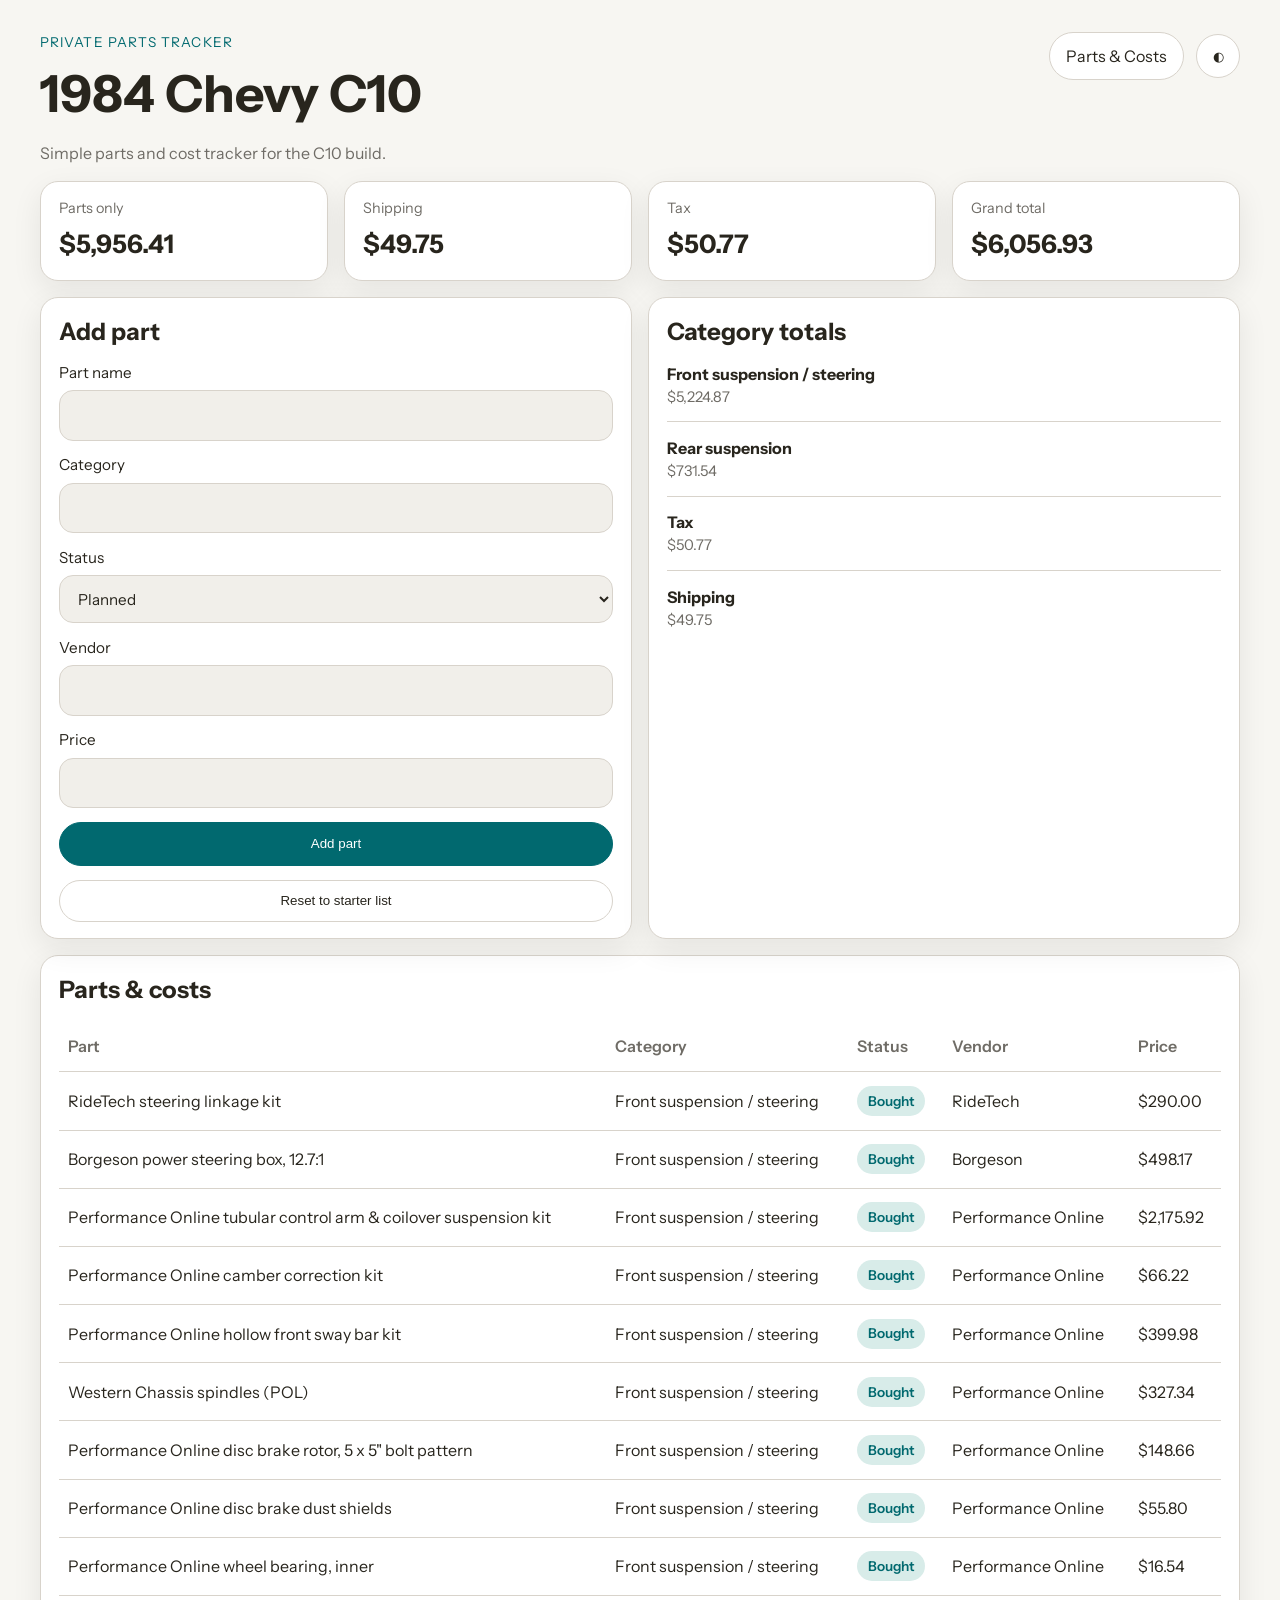
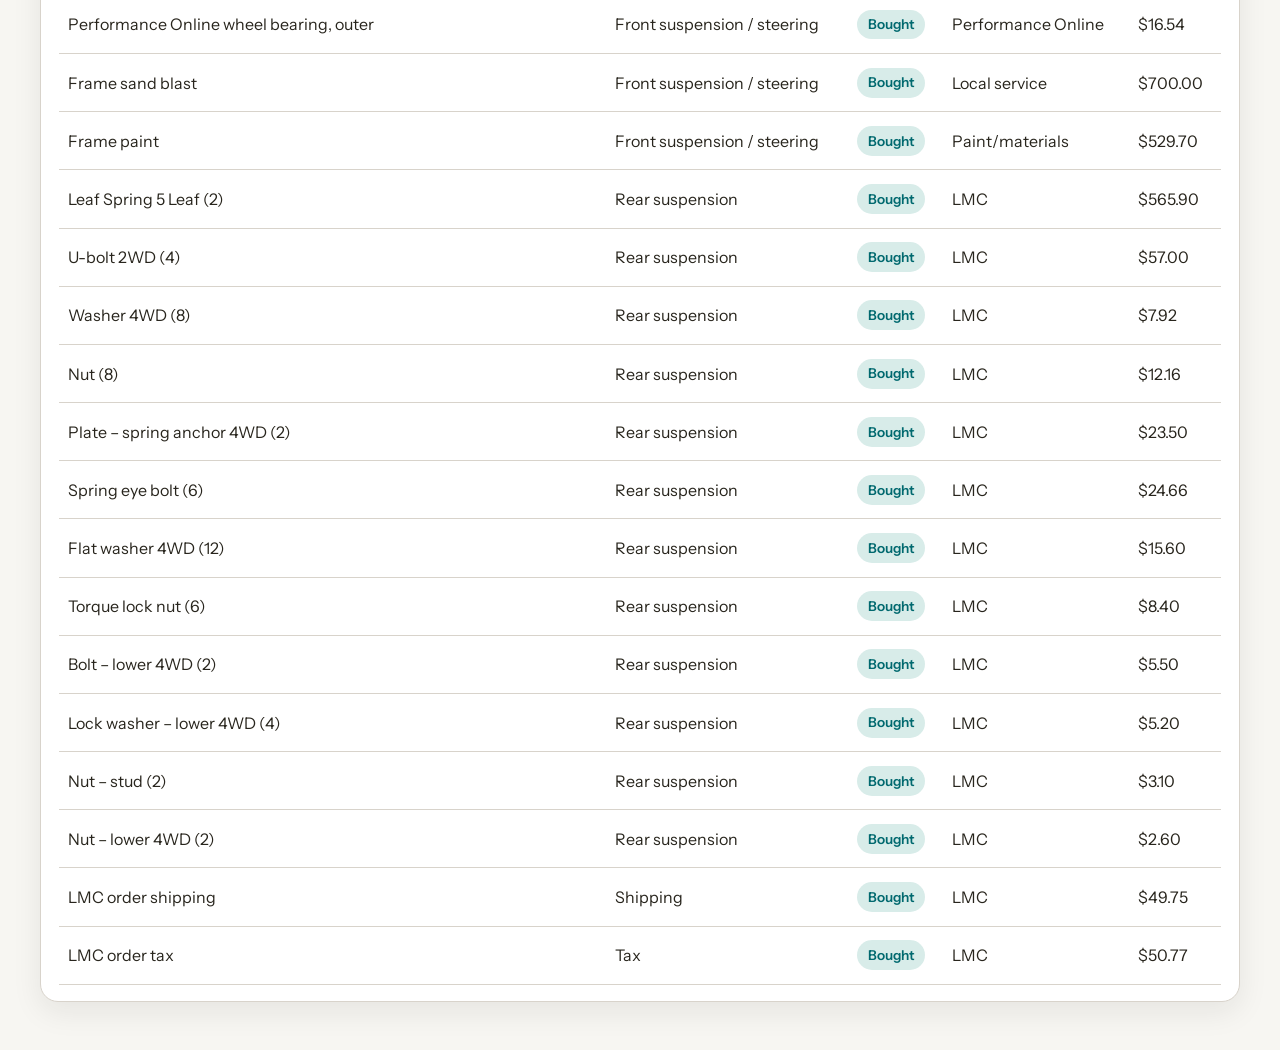
<file: index.html>
<!DOCTYPE html>
<html lang="en" data-theme="light">
<head>
  <meta charset="UTF-8" />
  <meta name="viewport" content="width=device-width, initial-scale=1.0" />
  <meta name="theme-color" content="#01696f" />
  <title>C10 Parts & Cost Tracker</title>
  <link rel="preconnect" href="https://fonts.googleapis.com">
  <link rel="preconnect" href="https://fonts.gstatic.com" crossorigin>
  <link href="https://fonts.googleapis.com/css2?family=Instrument+Sans:wght@400;500;600;700&display=swap" rel="stylesheet">
  <link rel="stylesheet" href="styles.css" />
</head>
<body>
  <a class="skip-link" href="#main-content">Skip to content</a>
  <header class="app-header">
    <div>
      <p class="eyebrow">Private parts tracker</p>
      <h1>1984 Chevy C10</h1>
      <p class="subtitle">Simple parts and cost tracker for the C10 build.</p>
    </div>
    <div class="header-actions">
      <div class="phase-pill">Parts & Costs</div>
      <button class="theme-toggle" type="button" data-theme-toggle aria-label="Switch theme">◐</button>
    </div>
  </header>

  <main id="main-content" class="main-grid">
    <div class="stats-grid">
      <article class="stat-card"><span>Parts only</span><strong id="parts-only-total">$0</strong></article>
      <article class="stat-card"><span>Shipping</span><strong id="shipping-total">$0</strong></article>
      <article class="stat-card"><span>Tax</span><strong id="tax-total">$0</strong></article>
      <article class="stat-card"><span>Grand total</span><strong id="grand-total">$0</strong></article>
    </div>

    <div class="content-grid two-col section-gap">
      <article class="panel">
        <div class="panel-head"><h2>Add part</h2></div>
        <form id="part-form" class="app-form">
          <label>Part name<input type="text" name="name" required /></label>
          <label>Category<input type="text" name="category" required /></label>
          <label>Status<select name="status" required><option>Planned</option><option>Bought</option><option>Received</option><option>Installed</option></select></label>
          <label>Vendor<input type="text" name="vendor" required /></label>
          <label>Price<input type="number" name="price" step="0.01" min="0" required /></label>
          <button type="submit" class="primary-button">Add part</button>
          <button type="button" id="reset-data" class="tab-button">Reset to starter list</button>
        </form>
      </article>

      <article class="panel">
        <div class="panel-head"><h2>Category totals</h2></div>
        <ul id="category-totals" class="stack-list"></ul>
      </article>
    </div>

    <article class="panel">
      <div class="panel-head"><h2>Parts & costs</h2></div>
      <div class="table-wrap">
        <table>
          <thead>
            <tr>
              <th>Part</th>
              <th>Category</th>
              <th>Status</th>
              <th>Vendor</th>
              <th>Price</th>
            </tr>
          </thead>
          <tbody id="parts-table"></tbody>
        </table>
      </div>
    </article>
  </main>

  <script src="data.js"></script>
  <script src="app.js"></script>
</body>
</html>
</file>
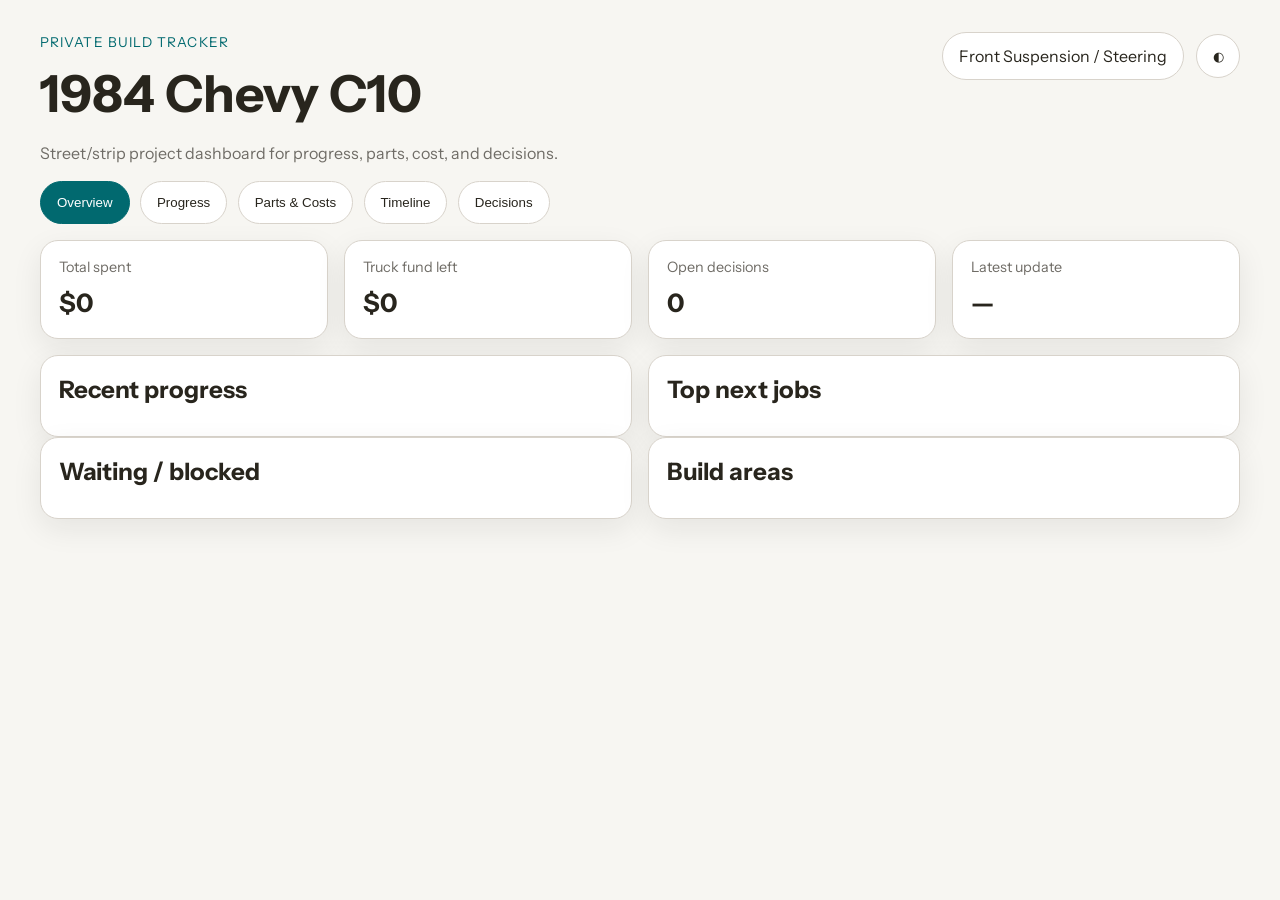
<file: index (1).html>
<!DOCTYPE html>
<html lang="en" data-theme="light">
<head>
  <meta charset="UTF-8" />
  <meta name="viewport" content="width=device-width, initial-scale=1.0" />
  <meta name="theme-color" content="#01696f" />
  <title>C10 Progress App</title>
  <link rel="manifest" href="manifest.json" />
  <link rel="preconnect" href="https://fonts.googleapis.com">
  <link rel="preconnect" href="https://fonts.gstatic.com" crossorigin>
  <link href="https://fonts.googleapis.com/css2?family=Instrument+Sans:wght@400;500;600;700&display=swap" rel="stylesheet">
  <link rel="stylesheet" href="styles.css" />
</head>
<body>
  <a class="skip-link" href="#main-content">Skip to content</a>
  <header class="app-header">
    <div>
      <p class="eyebrow">Private build tracker</p>
      <h1>1984 Chevy C10</h1>
      <p class="subtitle">Street/strip project dashboard for progress, parts, cost, and decisions.</p>
    </div>
    <div class="header-actions">
      <div class="phase-pill" id="current-phase">Front Suspension / Steering</div>
      <button class="theme-toggle" type="button" data-theme-toggle aria-label="Switch theme">◐</button>
    </div>
  </header>

  <nav class="tab-nav" aria-label="Sections">
    <button class="tab-button active" data-tab="overview">Overview</button>
    <button class="tab-button" data-tab="progress">Progress</button>
    <button class="tab-button" data-tab="parts">Parts & Costs</button>
    <button class="tab-button" data-tab="timeline">Timeline</button>
    <button class="tab-button" data-tab="decisions">Decisions</button>
  </nav>

  <main id="main-content" class="main-grid">
    <section class="tab-panel active" id="overview">
      <div class="stats-grid">
        <article class="stat-card"><span>Total spent</span><strong id="total-spent">$0</strong></article>
        <article class="stat-card"><span>Truck fund left</span><strong id="fund-left">$0</strong></article>
        <article class="stat-card"><span>Open decisions</span><strong id="open-decisions">0</strong></article>
        <article class="stat-card"><span>Latest update</span><strong id="latest-update">—</strong></article>
      </div>
      <div class="content-grid two-col">
        <article class="panel"><div class="panel-head"><h2>Recent progress</h2></div><ul id="recent-progress" class="stack-list"></ul></article>
        <article class="panel"><div class="panel-head"><h2>Top next jobs</h2></div><ul id="next-jobs" class="stack-list"></ul></article>
      </div>
      <div class="content-grid two-col">
        <article class="panel"><div class="panel-head"><h2>Waiting / blocked</h2></div><ul id="blocked-items" class="stack-list"></ul></article>
        <article class="panel"><div class="panel-head"><h2>Build areas</h2></div><ul id="build-areas" class="stack-list"></ul></article>
      </div>
    </section>

    <section class="tab-panel" id="progress">
      <div class="content-grid two-col section-gap">
        <article class="panel">
          <div class="panel-head"><h2>Add progress item</h2></div>
          <form id="progress-form" class="app-form">
            <label>Area<select name="area" required><option>Front end</option><option>Steering</option><option>Rear suspension</option><option>Rear end</option><option>Engine / Fuel</option><option>Transmission</option></select></label>
            <label>Title<input type="text" name="title" required /></label>
            <label>Status<select name="status" required><option value="done">Done</option><option value="in_progress">In progress</option><option value="next">Next</option></select></label>
            <label>Updated date<input type="date" name="updated" required /></label>
            <button type="submit" class="primary-button">Add progress item</button>
          </form>
        </article>
        <article class="panel">
          <div class="panel-head"><h2>Build progress</h2></div>
          <div class="triple-grid">
            <div><h3>Done</h3><ul id="progress-done" class="stack-list"></ul></div>
            <div><h3>In progress</h3><ul id="progress-inprogress" class="stack-list"></ul></div>
            <div><h3>Next</h3><ul id="progress-next" class="stack-list"></ul></div>
          </div>
        </article>
      </div>
    </section>

    <section class="tab-panel" id="parts">
      <div class="content-grid two-col section-gap">
        <article class="panel">
          <div class="panel-head"><h2>Add part</h2></div>
          <form id="part-form" class="app-form">
            <label>Part name<input type="text" name="name" required /></label>
            <label>Category<input type="text" name="category" required /></label>
            <label>Status<select name="status" required><option>Planned</option><option>Bought</option><option>Received</option><option>Installed</option></select></label>
            <label>Vendor<input type="text" name="vendor" required /></label>
            <label>Price<input type="number" name="price" step="0.01" min="0" required /></label>
            <button type="submit" class="primary-button">Add part</button>
          </form>
        </article>
        <article class="panel">
          <div class="panel-head"><h2>Parts & costs</h2></div>
          <div class="table-wrap">
            <table>
              <thead><tr><th>Part</th><th>Category</th><th>Status</th><th>Vendor</th><th>Price</th></tr></thead>
              <tbody id="parts-table"></tbody>
            </table>
          </div>
        </article>
      </div>
    </section>

    <section class="tab-panel" id="timeline">
      <div class="content-grid two-col section-gap">
        <article class="panel">
          <div class="panel-head"><h2>Add timeline entry</h2></div>
          <form id="timeline-form" class="app-form">
            <label>Date<input type="date" name="date" required /></label>
            <label>Type<select name="type" required><option>Bought</option><option>Installed</option><option>Planned</option><option>Note</option></select></label>
            <label>Title<input type="text" name="title" required /></label>
            <label>Details<textarea name="details" rows="4" required></textarea></label>
            <button type="submit" class="primary-button">Add timeline entry</button>
          </form>
        </article>
        <article class="panel">
          <div class="panel-head"><h2>Timeline</h2></div>
          <ul id="timeline-list" class="timeline-list"></ul>
        </article>
      </div>
    </section>

    <section class="tab-panel" id="decisions">
      <div class="content-grid two-col section-gap">
        <article class="panel">
          <div class="panel-head"><h2>Add decision</h2></div>
          <form id="decision-form" class="app-form">
            <label>Topic<input type="text" name="title" required /></label>
            <label>Status<select name="status" required><option value="open">Open</option><option value="waiting">Waiting</option></select></label>
            <label>Note<textarea name="note" rows="4" required></textarea></label>
            <button type="submit" class="primary-button">Add decision</button>
          </form>
        </article>
        <div class="content-grid">
          <article class="panel"><div class="panel-head"><h2>Open</h2></div><ul id="decisions-open" class="stack-list"></ul></article>
          <article class="panel"><div class="panel-head"><h2>Waiting</h2></div><ul id="decisions-waiting" class="stack-list"></ul></article>
        </div>
      </div>
    </section>
  </main>

  <script src="data.js"></script>
  <script src="app.js"></script>
</body>
</html>
</file>
<file: styles.css>
:root {
  --bg: #f7f6f2; --surface: #ffffff; --surface-2: #f1efea; --text: #28251d; --muted: #6f6c66;
  --border: #d8d3cb; --primary: #01696f; --primary-soft: #d8ece9; --radius: 18px;
  --shadow: 0 10px 30px rgba(26, 24, 20, 0.08);
}
[data-theme="dark"] {
  --bg: #171614; --surface: #201f1d; --surface-2: #282725; --text: #ece8e0; --muted: #a49f96;
  --border: #393733; --primary: #4f98a3; --primary-soft: #21373a; --shadow: 0 12px 34px rgba(0, 0, 0, 0.3);
}
* { box-sizing: border-box; }
body { margin: 0; font-family: 'Instrument Sans', sans-serif; background: var(--bg); color: var(--text); line-height: 1.5; }
.skip-link { position: absolute; left: -9999px; }
.skip-link:focus { left: 1rem; top: 1rem; background: var(--surface); padding: 0.75rem 1rem; border-radius: 12px; }
.app-header, .tab-nav, .main-grid { width: min(1200px, calc(100% - 2rem)); margin: 0 auto; }
.app-header { display: flex; justify-content: space-between; gap: 1rem; padding: 2rem 0 1rem; align-items: flex-start; }
.eyebrow { color: var(--primary); margin: 0 0 0.25rem; font-size: 0.85rem; text-transform: uppercase; letter-spacing: 0.08em; }
h1 { margin: 0; font-size: clamp(2rem, 4vw, 3.5rem); }
.subtitle { margin: 0.5rem 0 0; color: var(--muted); max-width: 44rem; }
.header-actions { display: flex; gap: 0.75rem; align-items: center; }
.phase-pill, .theme-toggle, .tab-button, .primary-button { border: 1px solid var(--border); background: var(--surface); color: var(--text); border-radius: 999px; }
.phase-pill { padding: 0.7rem 1rem; }
.theme-toggle { width: 44px; height: 44px; cursor: pointer; }
.tab-nav { display: flex; gap: 0.65rem; overflow: auto; padding-bottom: 1rem; }
.tab-button { padding: 0.8rem 1rem; cursor: pointer; white-space: nowrap; }
.tab-button.active, .primary-button { background: var(--primary); border-color: var(--primary); color: white; }
.primary-button { padding: 0.85rem 1rem; cursor: pointer; }
.main-grid { padding-bottom: 3rem; }
.tab-panel { display: none; }
.tab-panel.active { display: block; }
.stats-grid, .content-grid, .triple-grid { display: grid; gap: 1rem; }
.stats-grid { grid-template-columns: repeat(4, minmax(0, 1fr)); margin-bottom: 1rem; }
.content-grid.two-col { grid-template-columns: repeat(2, minmax(0, 1fr)); }
.triple-grid { grid-template-columns: repeat(3, minmax(0, 1fr)); }
.section-gap { margin-bottom: 1rem; }
.panel, .stat-card { background: var(--surface); border: 1px solid var(--border); border-radius: var(--radius); box-shadow: var(--shadow); }
.stat-card, .panel { padding: 1rem 1.1rem; }
.stat-card span { display: block; color: var(--muted); font-size: 0.9rem; }
.stat-card strong { display: block; margin-top: 0.35rem; font-size: 1.6rem; }
.panel-head { display: flex; justify-content: space-between; align-items: center; margin-bottom: 0.75rem; }
.panel h2, .panel h3 { margin: 0; }
.stack-list, .timeline-list { list-style: none; padding: 0; margin: 0; }
.stack-list li, .timeline-list li { padding: 0.85rem 0; border-top: 1px solid var(--border); }
.stack-list li:first-child, .timeline-list li:first-child { border-top: 0; padding-top: 0; }
.meta { color: var(--muted); font-size: 0.92rem; }
.table-wrap { overflow-x: auto; }
table { width: 100%; border-collapse: collapse; }
th, td { text-align: left; padding: 0.85rem 0.6rem; border-bottom: 1px solid var(--border); }
th { color: var(--muted); font-weight: 600; }
.status-chip { display: inline-block; padding: 0.3rem 0.65rem; border-radius: 999px; background: var(--primary-soft); color: var(--primary); font-size: 0.85rem; font-weight: 600; }
.timeline-title { font-weight: 700; }
.timeline-date { color: var(--muted); font-size: 0.9rem; margin-bottom: 0.3rem; }
.app-form { display: grid; gap: 0.85rem; }
.app-form label { display: grid; gap: 0.35rem; font-size: 0.95rem; }
.app-form input, .app-form select, .app-form textarea {
  width: 100%; padding: 0.8rem 0.9rem; border-radius: 14px; border: 1px solid var(--border);
  background: var(--surface-2); color: var(--text); font: inherit;
}
@media (max-width: 900px) {
  .stats-grid, .content-grid.two-col, .triple-grid { grid-template-columns: 1fr; }
  .app-header { flex-direction: column; }
}
</file>
